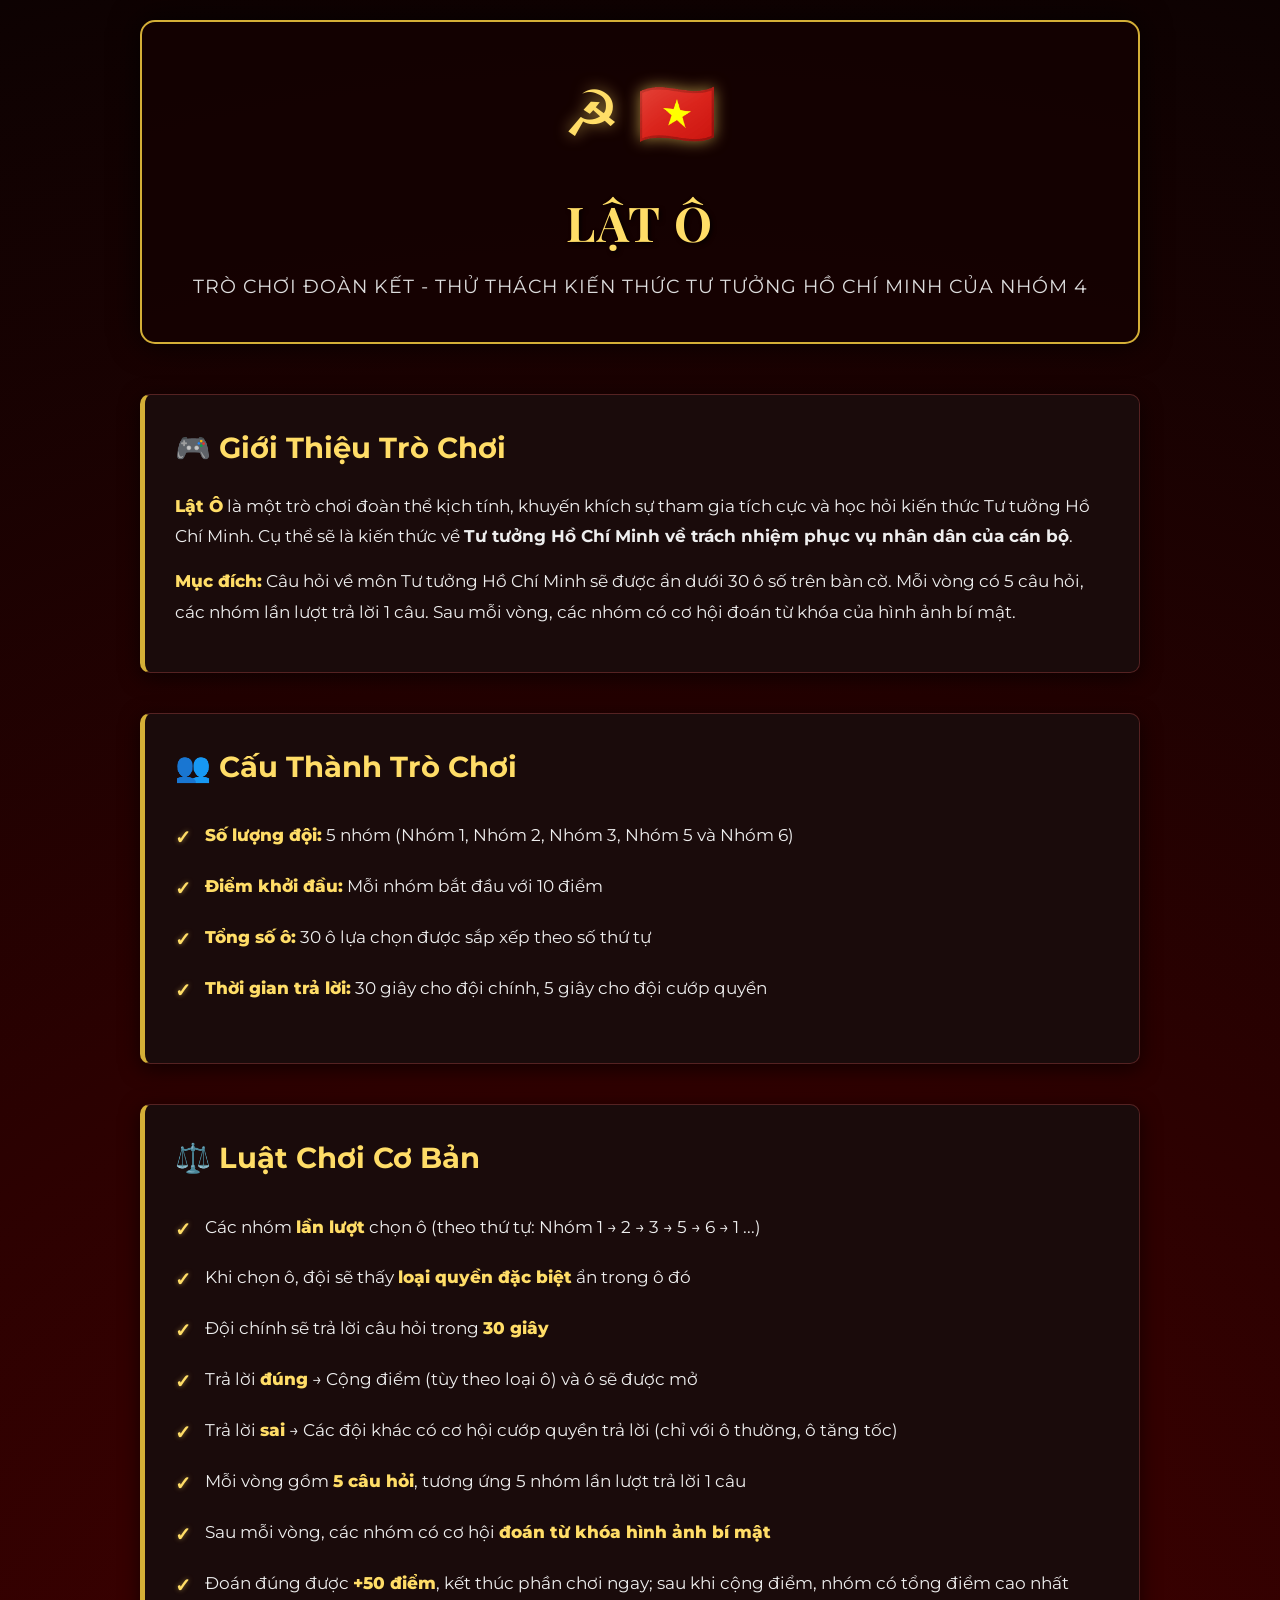
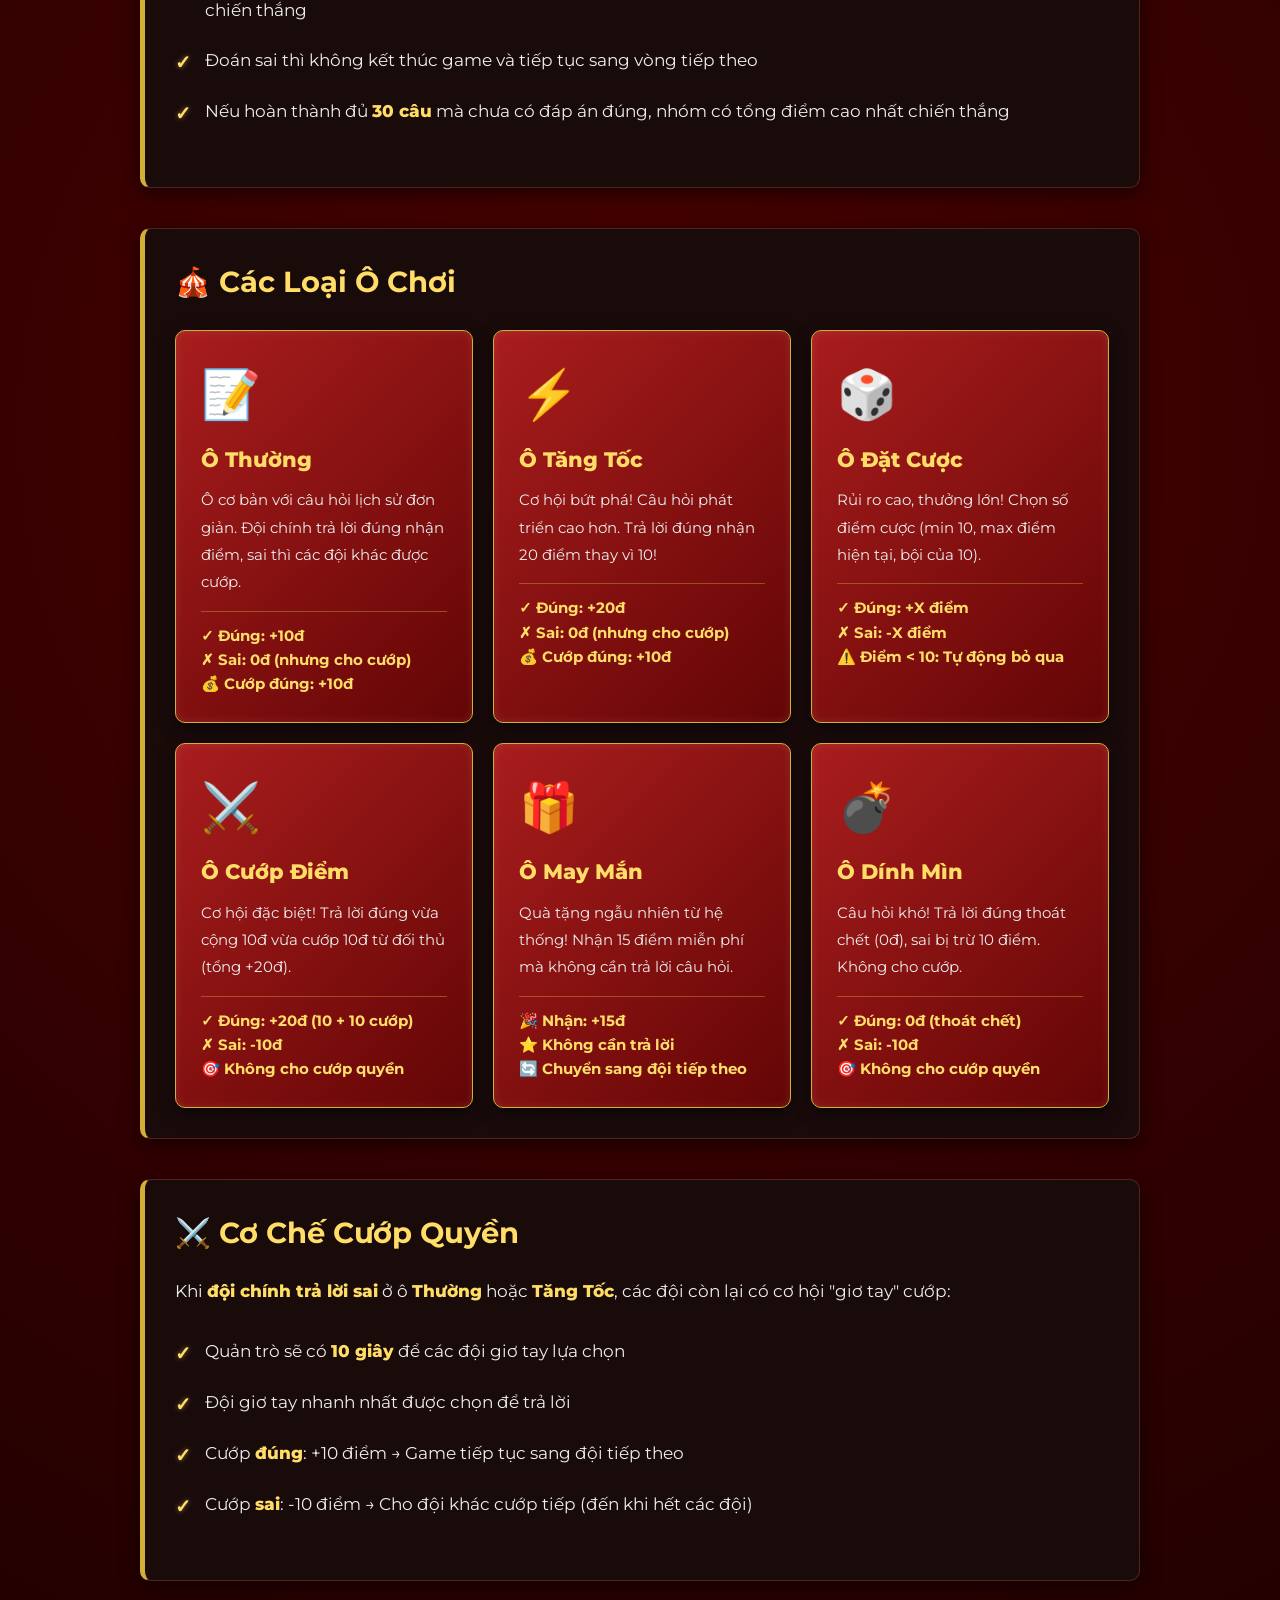
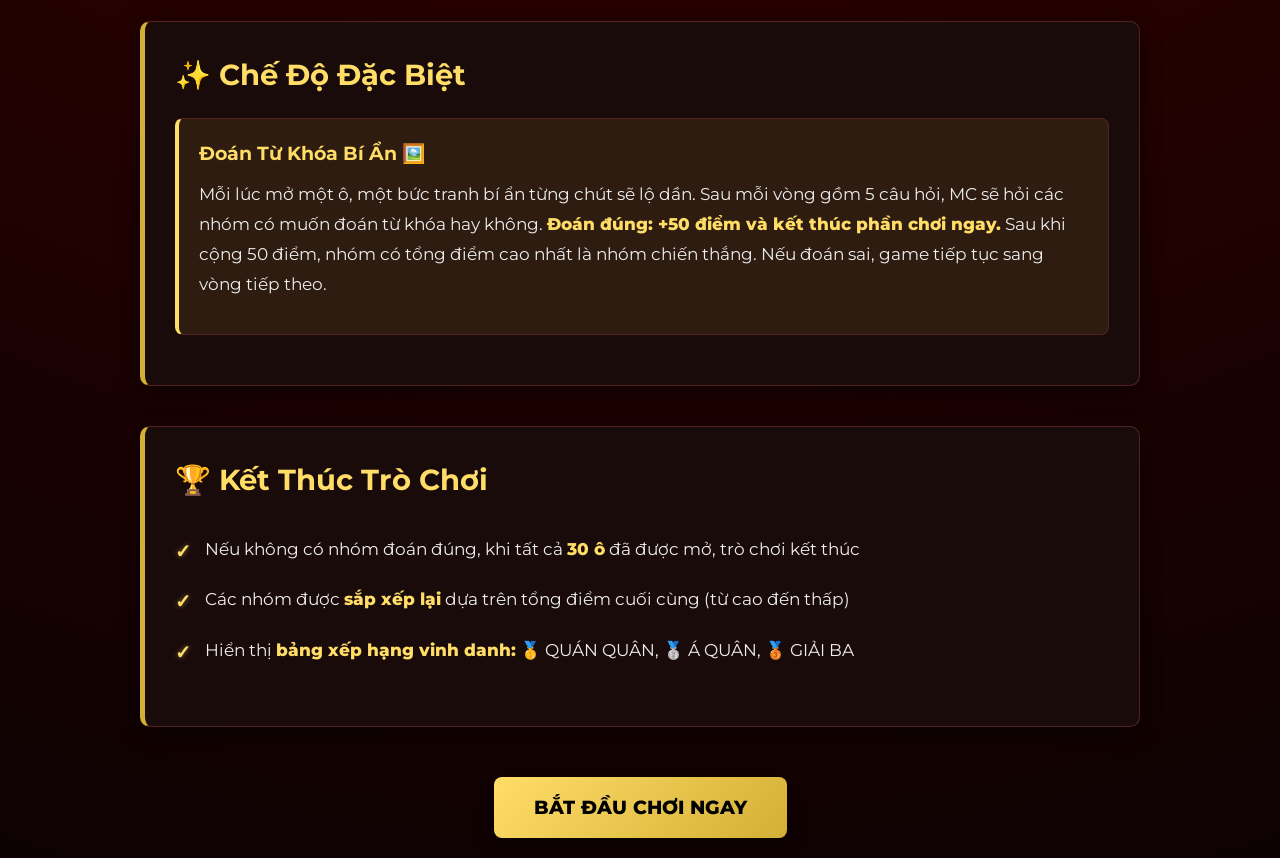
<file: index.html>
<!DOCTYPE html>
<html lang="vi">
<head>
    <meta charset="UTF-8">
    <meta name="viewport" content="width=device-width, initial-scale=1.0">
    <title>Giới Thiệu Trò Chơi - Lật Ô</title>
    <link href="https://fonts.googleapis.com/css2?family=Montserrat:wght@400;600;700;800&family=Playfair+Display:wght@700&display=swap" rel="stylesheet">
    <style>
        * {
            margin: 0;
            padding: 0;
            box-sizing: border-box;
        }

        body {
            font-family: 'Montserrat', sans-serif;
            background-color: #0d0202;
            background-image: radial-gradient(circle at 50% 50%, #4a0000 0%, #0d0202 100%);
            color: #ffffff;
            line-height: 1.6;
            min-height: 100vh;
            padding: 20px;
        }

        .intro-container {
            max-width: 1000px;
            margin: 0 auto;
        }

        .header {
            text-align: center;
            margin-bottom: 50px;
            padding: 40px 20px;
            background: rgba(20, 2, 2, 0.8);
            border-radius: 15px;
            border: 2px solid #d4af37;
            box-shadow: 0 0 30px rgba(0, 0, 0, 0.8);
        }

        .header-icon {
            font-size: 4rem;
            margin-bottom: 20px;
            color: #ffdd67;
            text-shadow: 0 0 15px rgba(255, 221, 103, 0.6);
        }

        .header h1 {
            font-family: 'Playfair Display', serif;
            font-size: 3rem;
            color: #ffdd67;
            margin-bottom: 10px;
            text-shadow: 2px 2px 4px rgba(0, 0, 0, 0.8);
            letter-spacing: 2px;
        }

        .header p {
            font-size: 1.2rem;
            color: #ddd;
            text-transform: uppercase;
            letter-spacing: 1px;
        }

        .content-section {
            margin-bottom: 40px;
            padding: 30px;
            background: #1a0b0b;
            border-radius: 10px;
            border: 1px solid #552222;
            border-left: 5px solid #d4af37;
            box-shadow: 0 5px 20px rgba(0, 0, 0, 0.6);
        }

        .content-section h2 {
            font-size: 1.8rem;
            color: #ffdd67;
            margin-bottom: 20px;
            display: flex;
            align-items: center;
            gap: 10px;
        }

        .content-section p {
            margin-bottom: 15px;
            font-size: 1.05rem;
            color: #eee;
            line-height: 1.8;
        }

        .rules-list {
            list-style: none;
            margin: 20px 0;
        }

        .rules-list li {
            padding: 12px 0;
            padding-left: 30px;
            position: relative;
            color: #eee;
            font-size: 1.05rem;
        }

        .rules-list li:before {
            content: "✓";
            position: absolute;
            left: 0;
            color: #ffdd67;
            font-weight: bold;
            font-size: 1.2rem;
            text-shadow: 0 0 5px rgba(255, 221, 103, 0.5);
        }

        .cell-types {
            display: grid;
            grid-template-columns: repeat(auto-fit, minmax(280px, 1fr));
            gap: 20px;
            margin-top: 25px;
        }

        .cell-card {
            padding: 25px;
            background: linear-gradient(135deg, #a91d1d, #630505);
            border-radius: 10px;
            border: 1px solid #d4af37;
            box-shadow: inset 0 0 10px rgba(255, 255, 255, 0.1), 0 5px 15px rgba(0, 0, 0, 0.6);
            transition: all 0.3s ease;
        }

        .cell-card:hover {
            transform: translateY(-5px);
            background: linear-gradient(135deg, #c92a2a, #820c0c);
            border-color: #ffdd67;
            box-shadow: 0 10px 30px rgba(212, 175, 55, 0.4);
        }

        .cell-card-icon {
            font-size: 3rem;
            margin-bottom: 10px;
        }

        .cell-card h3 {
            color: #ffdd67;
            margin-bottom: 10px;
            font-size: 1.3rem;
            font-weight: 800;
        }

        .cell-card p {
            color: #eee;
            font-size: 0.95rem;
        }

        .cell-card .score-info {
            margin-top: 12px;
            padding-top: 12px;
            border-top: 1px solid rgba(212, 175, 55, 0.4);
            color: #ffdd67;
            font-weight: 700;
            font-size: 0.95rem;
        }

        .button-group {
            display: flex;
            gap: 20px;
            justify-content: center;
            margin-top: 50px;
            flex-wrap: wrap;
        }

        .btn {
            padding: 15px 40px;
            font-size: 1.2rem;
            font-weight: 800;
            border: none;
            border-radius: 8px;
            cursor: pointer;
            transition: all 0.3s ease;
            text-decoration: none;
            display: inline-block;
            text-align: center;
            font-family: 'Montserrat', sans-serif;
            text-transform: uppercase;
        }

        .btn-start {
            background: linear-gradient(135deg, #ffdd67, #d4af37);
            color: #000;
            min-width: 250px;
            box-shadow: 0 5px 15px rgba(0, 0, 0, 0.5);
        }

        .btn-start:hover {
            transform: translateY(-3px) scale(1.05);
            box-shadow: 0 10px 30px rgba(212, 175, 55, 0.5);
            background: linear-gradient(135deg, #fff0aa, #ffdd67);
        }

        .btn-back {
            background: rgba(45, 19, 19, 0.8);
            color: #ffdd67;
            border: 2px solid #d4af37;
        }

        .btn-back:hover {
            background: #471d1d;
            color: #fff;
            border-color: #ffdd67;
        }

        .highlight {
            color: #ffdd67;
            font-weight: 800;
        }

        .team-section {
            background: rgba(212, 175, 55, 0.1);
            padding: 20px;
            border-radius: 8px;
            margin: 20px 0;
            border-left: 4px solid #ffdd67;
            border-right: 1px solid #552222;
            border-top: 1px solid #552222;
            border-bottom: 1px solid #552222;
        }

        .team-section h3 {
            color: #ffdd67;
            margin-bottom: 10px;
        }

        @media (max-width: 768px) {
            .header h1 {
                font-size: 2rem;
            }

            .cell-types {
                grid-template-columns: 1fr;
            }

            .button-group {
                flex-direction: column;
                align-items: center;
            }

            .btn {
                width: 100%;
                max-width: 300px;
            }
        }
    </style>
</head>
<body>

    <div class="intro-container">
        <div class="header">
            <div class="header-icon">☭ 🇻🇳</div>
            <h1>LẬT Ô</h1>
            <p>Trò chơi đoàn kết - Thử thách kiến thức Tư tưởng Hồ Chí Minh của nhóm 4</p>
        </div>

        <div class="content-section">
            <h2>🎮 Giới Thiệu Trò Chơi</h2>
            <p>
                <span class="highlight">Lật Ô</span> là một trò chơi đoàn thể kịch tính, khuyến khích sự tham gia tích cực và học hỏi kiến thức Tư tưởng Hồ Chí Minh. Cụ thể sẽ là kiến thức về <b>Tư tưởng Hồ Chí Minh về trách nhiệm phục vụ nhân dân của cán bộ</b>.
            </p>
            <p>
                <span class="highlight">Mục đích:</span> Câu hỏi về môn Tư tưởng Hồ Chí Minh sẽ được ẩn dưới 30 ô số trên bàn cờ. Mỗi vòng có 5 câu hỏi, các nhóm lần lượt trả lời 1 câu. Sau mỗi vòng, các nhóm có cơ hội đoán từ khóa của hình ảnh bí mật.
            </p>
        </div>

        <div class="content-section">
            <h2>👥 Cấu Thành Trò Chơi</h2>
            <ul class="rules-list">
                <li><span class="highlight">Số lượng đội:</span> 5 nhóm (Nhóm 1, Nhóm 2, Nhóm 3, Nhóm 5 và Nhóm 6)</li>
                <li><span class="highlight">Điểm khởi đầu:</span> Mỗi nhóm bắt đầu với 10 điểm</li>
                <li><span class="highlight">Tổng số ô:</span> 30 ô lựa chọn được sắp xếp theo số thứ tự</li>
                <li><span class="highlight">Thời gian trả lời:</span> 30 giây cho đội chính, 5 giây cho đội cướp quyền</li>
            </ul>
        </div>

        <div class="content-section">
            <h2>⚖️ Luật Chơi Cơ Bản</h2>
            <ul class="rules-list">
                <li>Các nhóm <span class="highlight">lần lượt</span> chọn ô (theo thứ tự: Nhóm 1 → 2 → 3 → 5 → 6 → 1 ...)</li>
                <li>Khi chọn ô, đội sẽ thấy <span class="highlight">loại quyền đặc biệt</span> ẩn trong ô đó</li>
                <li>Đội chính sẽ trả lời câu hỏi trong <span class="highlight">30 giây</span></li>
                <li>Trả lời <span class="highlight">đúng</span> → Cộng điểm (tùy theo loại ô) và ô sẽ được mở</li>
                <li>Trả lời <span class="highlight">sai</span> → Các đội khác có cơ hội cướp quyền trả lời (chỉ với ô thường, ô tăng tốc)</li>
                <li>Mỗi vòng gồm <span class="highlight">5 câu hỏi</span>, tương ứng 5 nhóm lần lượt trả lời 1 câu</li>
                <li>Sau mỗi vòng, các nhóm có cơ hội <span class="highlight">đoán từ khóa hình ảnh bí mật</span></li>
                <li>Đoán đúng được <span class="highlight">+50 điểm</span>, kết thúc phần chơi ngay; sau khi cộng điểm, nhóm có tổng điểm cao nhất chiến thắng</li>
                <li>Đoán sai thì không kết thúc game và tiếp tục sang vòng tiếp theo</li>
                <li>Nếu hoàn thành đủ <span class="highlight">30 câu</span> mà chưa có đáp án đúng, nhóm có tổng điểm cao nhất chiến thắng</li>
            </ul>
        </div>

        <div class="content-section">
            <h2>🎪 Các Loại Ô Chơi</h2>
            <div class="cell-types">
                <div class="cell-card">
                    <div class="cell-card-icon">📝</div>
                    <h3>Ô Thường</h3>
                    <p>Ô cơ bản với câu hỏi lịch sử đơn giản. Đội chính trả lời đúng nhận điểm, sai thì các đội khác được cướp.</p>
                    <div class="score-info">
                        ✓ Đúng: +10đ<br>
                        ✗ Sai: 0đ (nhưng cho cướp)<br>
                        💰 Cướp đúng: +10đ
                    </div>
                </div>

                <div class="cell-card">
                    <div class="cell-card-icon">⚡</div>
                    <h3>Ô Tăng Tốc</h3>
                    <p>Cơ hội bứt phá! Câu hỏi phát triển cao hơn. Trả lời đúng nhận 20 điểm thay vì 10!</p>
                    <div class="score-info">
                        ✓ Đúng: +20đ<br>
                        ✗ Sai: 0đ (nhưng cho cướp)<br>
                        💰 Cướp đúng: +10đ
                    </div>
                </div>

                <div class="cell-card">
                    <div class="cell-card-icon">🎲</div>
                    <h3>Ô Đặt Cược</h3>
                    <p>Rủi ro cao, thưởng lớn! Chọn số điểm cược (min 10, max điểm hiện tại, bội của 10).</p>
                    <div class="score-info">
                        ✓ Đúng: +X điểm<br>
                        ✗ Sai: -X điểm<br>
                        ⚠️ Điểm &lt; 10: Tự động bỏ qua
                    </div>
                </div>

                <div class="cell-card">
                    <div class="cell-card-icon">⚔️</div>
                    <h3>Ô Cướp Điểm</h3>
                    <p>Cơ hội đặc biệt! Trả lời đúng vừa cộng 10đ vừa cướp 10đ từ đối thủ (tổng +20đ).</p>
                    <div class="score-info">
                        ✓ Đúng: +20đ (10 + 10 cướp)<br>
                        ✗ Sai: -10đ<br>
                        🎯 Không cho cướp quyền
                    </div>
                </div>

                <div class="cell-card">
                    <div class="cell-card-icon">🎁</div>
                    <h3>Ô May Mắn</h3>
                    <p>Quà tặng ngẫu nhiên từ hệ thống! Nhận 15 điểm miễn phí mà không cần trả lời câu hỏi.</p>
                    <div class="score-info">
                        🎉 Nhận: +15đ<br>
                        ⭐ Không cần trả lời<br>
                        🔄 Chuyển sang đội tiếp theo
                    </div>
                </div>

                <div class="cell-card">
                    <div class="cell-card-icon">💣</div>
                    <h3>Ô Dính Mìn</h3>
                    <p>Câu hỏi khó! Trả lời đúng thoát chết (0đ), sai bị trừ 10 điểm. Không cho cướp.</p>
                    <div class="score-info">
                        ✓ Đúng: 0đ (thoát chết)<br>
                        ✗ Sai: -10đ<br>
                        🎯 Không cho cướp quyền
                    </div>
                </div>
            </div>
        </div>

        <div class="content-section">
            <h2>⚔️ Cơ Chế Cướp Quyền</h2>
            <p>
                Khi <span class="highlight">đội chính trả lời sai</span> ở ô <span class="highlight">Thường</span> hoặc <span class="highlight">Tăng Tốc</span>, các đội còn lại có cơ hội "giơ tay" cướp:
            </p>
            <ul class="rules-list">
                <li>Quản trò sẽ có <span class="highlight">10 giây</span> để các đội giơ tay lựa chọn</li>
                <li>Đội giơ tay nhanh nhất được chọn để trả lời</li>
                <li>Cướp <span class="highlight">đúng</span>: +10 điểm → Game tiếp tục sang đội tiếp theo</li>
                <li>Cướp <span class="highlight">sai</span>: -10 điểm → Cho đội khác cướp tiếp (đến khi hết các đội)</li>
            </ul>
        </div>

        <div class="content-section">
            <h2>✨ Chế Độ Đặc Biệt</h2>
            <div class="team-section">
                <h3>Đoán Từ Khóa Bí Ẩn 🖼️</h3>
                <p>
                    Mỗi lúc mở một ô, một bức tranh bí ẩn từng chút sẽ lộ dần. Sau mỗi vòng gồm 5 câu hỏi, MC sẽ hỏi các nhóm có muốn đoán từ khóa hay không.
                    <span class="highlight">Đoán đúng: +50 điểm và kết thúc phần chơi ngay.</span> Sau khi cộng 50 điểm, nhóm có tổng điểm cao nhất là nhóm chiến thắng. Nếu đoán sai, game tiếp tục sang vòng tiếp theo.
                </p>
            </div>
        </div>

        <div class="content-section">
            <h2>🏆 Kết Thúc Trò Chơi</h2>
            <ul class="rules-list">
                <li>Nếu không có nhóm đoán đúng, khi tất cả <span class="highlight">30 ô</span> đã được mở, trò chơi kết thúc</li>
                <li>Các nhóm được <span class="highlight">sắp xếp lại</span> dựa trên tổng điểm cuối cùng (từ cao đến thấp)</li>
                <li>Hiển thị <span class="highlight">bảng xếp hạng vinh danh:</span> 🥇 QUÁN QUÂN, 🥈 Á QUÂN, 🥉 GIẢI BA</li>
            </ul>
        </div>

        <div class="button-group">
            <a href="game.html" class="btn btn-start">
                BẮT ĐẦU CHƠI NGAY
            </a>
        </div>
    </div>

</body>
</html>
</file>
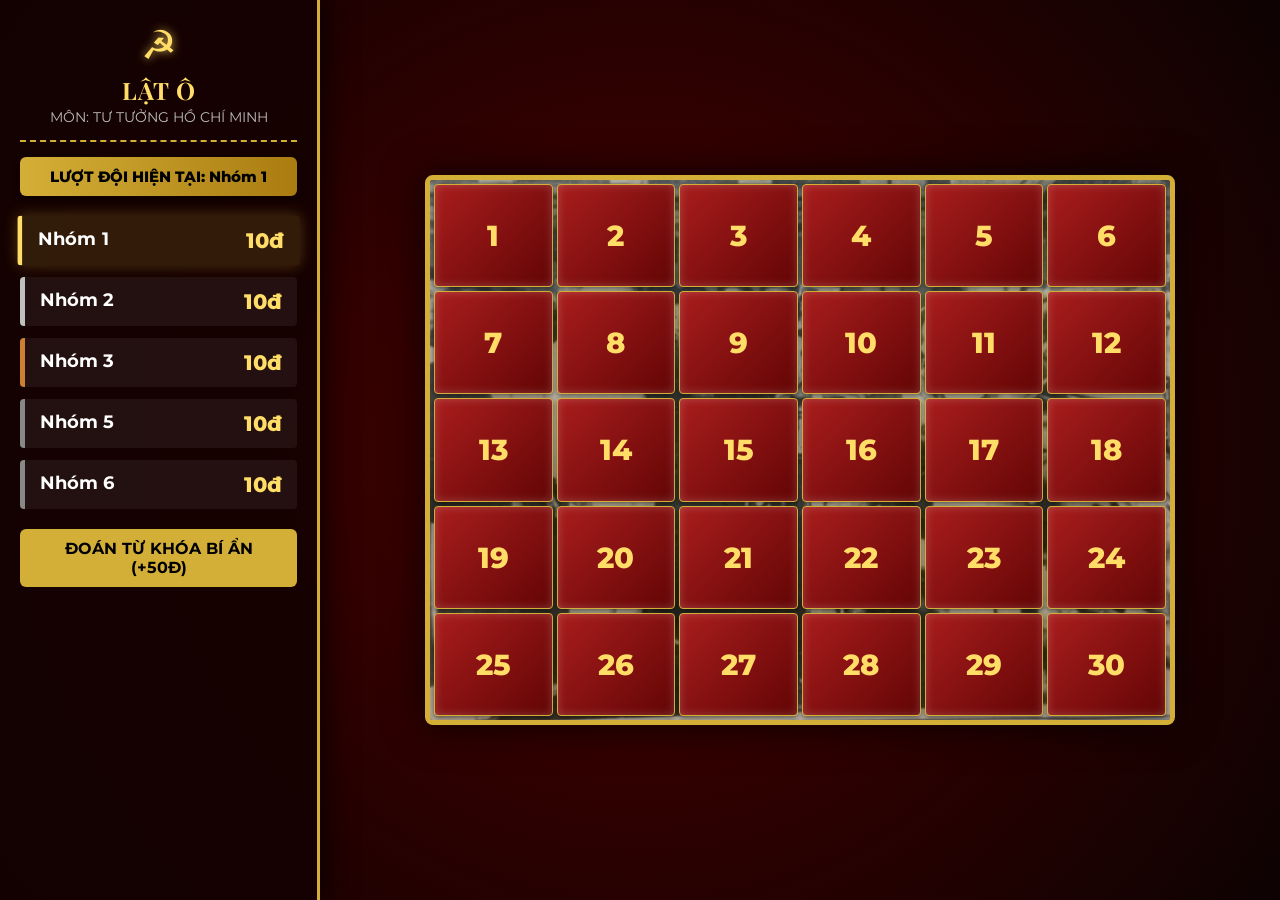
<file: game.html>
<!DOCTYPE html>
<html lang="vi">
<head>
    <meta charset="UTF-8">
    <meta name="viewport" content="width=device-width, initial-scale=1.0">
    <title>Trò Chơi: Lật Ô - Tư tưởng Hồ Chí Minh</title>
    <link rel="stylesheet" href="style.css">
    <link href="https://fonts.googleapis.com/css2?family=Montserrat:wght@400;600;700;800&family=Playfair+Display:wght@700&display=swap" rel="stylesheet">
</head>
<body>

    <div class="game-container">
        <div class="sidebar">
            <div class="logo-area">
                <div class="flag-icon">☭</div>
                <h2>LẬT Ô</h2>
                <p class="subtitle">Môn: Tư tưởng Hồ Chí Minh</p>
            </div>

            <div class="turn-indicator">
                LƯỢT ĐỘI HIỆN TẠI: <span id="current-team-display">Nhóm 1</span>
            </div>

            <div class="scoreboard" id="scoreboard">
                </div>

            <div class="secret-image-btn-area">
                <button class="btn btn-primary btn-block" id="secret-guess-btn" onclick="openSecretGuessModal()">
                    ĐOÁN TỪ KHÓA BÍ ẨN (+50Đ)
                </button>
            </div>
        </div>

        <div class="main-content">
            <div class="board-wrapper">
                <div class="secret-image-underlay">
                    <!--Link bức ảnh bí mật-->
                    <img src="tranhbian.png" id="secret-img" alt="Bức ảnh bí mật">
                </div>
                <div class="grid-board" id="grid-board">
                </div>
            </div>
        </div>
    </div>

    <div class="modal" id="power-modal">
        <div class="modal-content text-center animate-pop">
            <h1 id="power-title" class="text-gold">QUYỀN ĐẶC BIỆT</h1>
            <div id="power-icon" style="font-size: 5rem; margin: 20px 0;">🎁</div>
            <p id="power-desc" class="power-description"></p>
            
            <div id="bet-input-area" class="hidden">
                <label for="bet-amount" style="display:block; margin-bottom:10px; font-weight:bold;">Chọn số điểm muốn đặt cược (bội của 10):</label>
                <select id="bet-amount" class="form-control">
                </select>
            </div>

            <div id="steal-input-area" class="hidden">
                <label for="steal-target-team" style="display:block; margin-bottom:10px; font-weight:bold;">Chọn đội để cướp điểm (Phải có >=10đ):</label>
                <select id="steal-target-team" class="form-control">
                    </select>
            </div>

            <button class="btn btn-gold btn-large" style="margin-top: 30px;" onclick="closePowerAndOpenQuestion()">BẮT ĐẦU CÂU HỎI</button>
        </div>
    </div>

    <div class="modal" id="question-modal">
        <div class="modal-content animate-pop">
            <div class="question-header">
                <span class="question-badge" id="question-badge-type">CÂU HỎI THƯỜNG</span>
                <div class="timer-box" id="main-timer">30</div>
            </div>
            
            <div class="question-body">
                <h2 id="question-text">Nội dung câu hỏi lịch sử đang được tải...</h2>
            </div>

            <div class="options-grid" id="options-grid">
                </div>

            <div id="action-after-answer" class="text-center hidden" style="margin-top: 20px;">
                <h2 id="result-status-text" style="font-weight: bold; font-size: 1.8rem;"></h2>
                <button class="btn btn-success" id="btn-next-turn" onclick="finishQuestionTurn()">HOÀN THÀNH LƯỢT CHƠI</button>
            </div>
        </div>
    </div>

    <div class="modal" id="rebound-modal">
        <div class="modal-content animate-pop">
            <div class="question-header">
                <span class="question-badge badge-danger">CƯỚP QUYỀN TRẢ LỜI</span>
                <div class="timer-box bg-danger" id="rebound-timer">10</div>
            </div>
            
            <div class="text-center" style="margin-bottom: 15px;">
                <p style="font-size: 1.1rem; color: #ccc;">Câu hỏi hiện tại: <strong id="rebound-q-text" style="color:#fff;"></strong></p>
                <p style="color: #ffdd67; font-weight: bold;">Chọn đội giơ tay nhanh nhất để trao quyền trả lời:</p>
            </div>

            <div class="team-rebound-grid" id="rebound-teams-pool">
                </div>

            <div class="options-grid hidden" id="rebound-options-grid" style="margin-top: 25px; border-top: 1px solid #444; padding-top: 20px;">
                </div>
            
            <div class="text-center hidden" id="rebound-result-area" style="margin-top: 20px;">
                <h3 id="rebound-status-text"></h3>
                <button class="btn btn-success" onclick="finishQuestionTurn()">ĐÓNG VÀ HOÀN THÀNH LƯỢT</button>
            </div>
        </div>
    </div>

    <div class="modal" id="secret-guess-modal">
        <div class="modal-content animate-pop text-center" style="max-width: 500px;">
            <h2 class="text-gold">ĐOÁN TỪ KHÓA BÍ ẨN</h2>
            <p style="margin: 15px 0; color: #ddd;">Cơ hội đoán từ khóa sau khi hoàn thành một vòng 5 câu. Chọn nhóm đưa ra câu trả lời:</p>
            
            <select id="guess-team-select" class="form-control" style="margin-bottom: 20px;">
                <option value="1">Nhóm 1</option>
                <option value="2">Nhóm 2</option>
                <option value="3">Nhóm 3</option>
                <option value="4">Nhóm 5</option>
                <option value="5">Nhóm 6</option>
            </select>

            <div style="margin-bottom: 25px; text-align: left;">
                <label style="font-weight: bold; color: #ffdd67;">Kết quả đoán của nhóm:</label>
                <div style="margin-top: 10px;">
                    <button class="btn btn-success" style="width: 48%; float: left;" onclick="submitSecretGuess(true)">ĐÚNG (+50đ)</button>
                    <button class="btn btn-danger" style="width: 48%; float: right;" onclick="submitSecretGuess(false)">SAI (0đ)</button>
                    <div style="clear:both;"></div>
                </div>
            </div>

            <button class="btn btn-secondary btn-block" onclick="closeModal('secret-guess-modal')">HỦY BỎ</button>
        </div>
    </div>

    <div id="podium-modal" class="modal">
        <div class="modal-content text-center animate-pop" style="max-width: 600px; background: linear-gradient(135deg, #1f1c2c, #928dab);">
            <h1 class="text-gold" style="font-size: 3rem; margin-bottom: 5px;">🏆 BẢNG XẾP HẠNG 🏆</h1>
            <p style="color: #fff; margin-bottom: 25px;">Chúc mừng các nhóm đã hoàn thành xuất sắc chặng đường lịch sử!</p>
            
            <div id="podium-list" style="margin-bottom: 30px;">
                </div>

            <button class="btn btn-gold btn-large" onclick="location.reload()">CHƠI LẠI TRÒ CHƠI</button>
        </div>
    </div>

    <script src="script.js"></script>
</body>
</html>
</file>
<file: style.css>
/* CSS Tổng Thể và Giao Diện Màu Sắc Đỏ - Vàng Sang Trọng Hợp Lịch Sử Đảng */
* {
    box-sizing: border-box;
    margin: 0;
    padding: 0;
    font-family: 'Montserrat', sans-serif;
}

body {
    background-color: #0d0202;
    background-image: radial-gradient(circle at 50% 50%, #4a0000 0%, #0d0202 100%);
    color: #ffffff;
    height: 100vh;
    overflow: hidden;
}

/* KHUNG CHÍNH CỦA GAME */
.game-container {
    display: table;
    width: 100%;
    height: 100vh;
    table-layout: fixed;
}

/* SIDEBAR BẢNG ĐIỂM */
.sidebar {
    display: table-cell;
    width: 320px;
    background: rgba(20, 2, 2, 0.9);
    border-right: 3px solid #d4af37;
    padding: 20px;
    vertical-align: top;
    box-shadow: 5px 0 25px rgba(0,0,0,0.7);
}

.logo-area {
    text-align: center;
    border-bottom: 2px dashed #d4af37;
    padding-bottom: 15px;
    margin-bottom: 15px;
}

.flag-icon {
    font-size: 2.5rem;
    color: #ffdd67;
    text-shadow: 0 0 10px rgba(255,221,103,0.8);
    margin-bottom: 5px;
}

.logo-area h2 {
    font-family: 'Playfair Display', serif;
    font-size: 1.5rem;
    color: #ffdd67;
    letter-spacing: 1px;
}

.subtitle {
    font-size: 0.85rem;
    color: #bbb;
    text-transform: uppercase;
    margin-top: 3px;
}

.turn-indicator {
    background: linear-gradient(90deg, #d4af37, #aa7c11);
    color: #000;
    font-weight: 800;
    text-align: center;
    padding: 10px;
    border-radius: 6px;
    margin-bottom: 20px;
    font-size: 0.95rem;
    box-shadow: 0 4px 10px rgba(0,0,0,0.3);
}

/* THẺ ĐIỂM TỪNG ĐỘI */
.scoreboard {
    margin-bottom: 20px;
}

.team-score-card {
    background: rgba(255, 255, 255, 0.06);
    border-left: 5px solid #888;
    padding: 12px 15px;
    margin-bottom: 12px;
    border-radius: 4px;
    transition: all 0.3s ease;
}

.team-score-card.active-turn {
    background: rgba(212, 175, 55, 0.15);
    border-left-color: #ffdd67;
    box-shadow: 0 0 15px rgba(212, 175, 55, 0.3);
    transform: scale(1.02);
}

.team-score-card.rank-1 { border-left-color: #ffdd67; }
.team-score-card.rank-2 { border-left-color: #c0c0c0; }
.team-score-card.rank-3 { border-left-color: #cd7f32; }

.team-name {
    font-weight: 700;
    font-size: 1.1rem;
    color: #fff;
    float: left;
}

.team-score {
    font-weight: 800;
    font-size: 1.3rem;
    color: #ffdd67;
    float: right;
}

.clear {
    clear: both;
}

/* KHU VỰC KHÔNG GIAN GAME CHÍNH */
.main-content {
    display: table-cell;
    padding: 30px;
    vertical-align: middle;
    text-align: center;
}

.board-wrapper {
    position: relative;
    width: 750px;
    height: 550px;
    margin: 0 auto;
    border: 5px solid #d4af37;
    box-shadow: 0 0 40px rgba(0,0,0,0.8);
    border-radius: 8px;
    background-color: #222;
    overflow: hidden;
}

/* ẢNH NỀN BÍ ẨN PHÍA DƯỚI */
.secret-image-underlay {
    position: absolute;
    top: 0;
    left: 0;
    width: 100%;
    height: 100%;
    z-index: 1;
}

.secret-image-underlay img {
    width: 100%;
    height: 100%;
    object-fit: cover;
}

/* GRID CÁC Ô CHỮ ĐÈ LÊN TRÊN */
.grid-board {
    position: absolute;
    top: 0;
    left: 0;
    width: 100%;
    height: 100%;
    z-index: 2;
    display: grid;
    grid-template-columns: repeat(6, 1fr);
    grid-template-rows: repeat(5, 1fr);
    gap: 4px;
    padding: 4px;
    background: rgba(0, 0, 0, 0.1);
}

/* THIẾT KẾ TỪNG Ô LẬT */
.grid-cell {
    background: linear-gradient(135deg, #a91d1d, #630505);
    border: 1px solid #d4af37;
    color: #ffdd67;
    font-size: 1.8rem;
    font-weight: 800;
    display: flex;
    align-items: center;
    justify-content: center;
    cursor: pointer;
    border-radius: 4px;
    box-shadow: inset 0 0 10px rgba(255,255,255,0.2), 0 2px 5px rgba(0,0,0,0.5);
    user-select: none;
    transition: all 0.2s ease;
}

.grid-cell:hover {
    transform: scale(1.03);
    background: linear-gradient(135deg, #c92a2a, #820c0c);
    box-shadow: 0 0 15px rgba(212,175,55,0.6);
}

.grid-cell.opened {
    opacity: 0;
    visibility: hidden;
    pointer-events: none;
}

/* HỆ THỐNG GIAO DIỆN CỬA SỔ MODAL NỔI */
.modal {
    position: fixed;
    top: 0;
    left: 0;
    width: 100%;
    height: 100%;
    background: rgba(0, 0, 0, 0.85);
    z-index: 100;
    display: none;
    align-items: center;
    justify-content: center;
    padding: 20px;
}

.modal.active {
    display: flex;
}

.modal-content {
    background: #1a0b0b;
    border: 3px solid #d4af37;
    width: 100%;
    max-width: 800px;
    border-radius: 12px;
    padding: 30px;
    box-shadow: 0 0 50px rgba(212,175,55,0.4);
    position: relative;
}

/* ĐỒNG HỒ ĐẾM NGƯỢC THỜI GIAN */
.question-header {
    display: flex;
    justify-content: space-between;
    align-items: center;
    border-bottom: 2px solid #d4af37;
    padding-bottom: 15px;
    margin-bottom: 20px;
}

.question-badge {
    background: #cc1111;
    color: #fff;
    padding: 6px 15px;
    border-radius: 20px;
    font-weight: 700;
    font-size: 0.85rem;
    letter-spacing: 1px;
    border: 1px solid #d4af37;
}

.badge-danger { background: #d9534f; }

.timer-box {
    background: #ffdd67;
    color: #000;
    width: 55px;
    height: 55px;
    border-radius: 50%;
    font-size: 1.7rem;
    font-weight: 800;
    display: flex;
    align-items: center;
    justify-content: center;
    box-shadow: 0 0 15px rgba(255,221,103,0.6);
}

.timer-box.bg-danger {
    background: #d9534f;
    color: #fff;
    box-shadow: 0 0 15px rgba(217,83,79,0.6);
}

.question-body {
    margin-bottom: 30px;
    text-align: center;
}

.question-body h2 {
    font-size: 1.5rem;
    line-height: 1.5;
    font-weight: 600;
    color: #fff;
}

/* GRID 4 ĐÁP ÁN TRẮC NGHIỆM */
.options-grid {
    display: grid;
    grid-template-columns: repeat(2, 1fr);
    gap: 15px;
}

.option-btn {
    background: #2d1313;
    border: 2px solid #552222;
    padding: 15px 20px;
    border-radius: 8px;
    color: #fff;
    font-size: 1.1rem;
    font-weight: 600;
    text-align: left;
    cursor: pointer;
    transition: all 0.2s ease;
}

.option-btn:hover {
    background: #471d1d;
    border-color: #d4af37;
}

.option-btn.correct-choice {
    background: #1e4620 !important;
    border-color: #2b8a3e !important;
    color: #fff !important;
}

.option-btn.wrong-choice {
    background: #5c1d1d !important;
    border-color: #c92a2a !important;
    color: #fff !important;
}

/* PHẦN CƯỚP QUYỀN CHỌN ĐỘI */
.team-rebound-grid {
    display: flex;
    flex-wrap: wrap;
    gap: 10px;
    justify-content: space-evenly;
}

.rebound-team-btn {
    background: #333;
    color: #fff;
    border: 2px solid #555;
    padding: 12px 20px;
    border-radius: 6px;
    font-weight: 700;
    cursor: pointer;
    text-align: center;
    transition: all 0.2s ease;
    flex: 1 1 calc(25% - 10px);
    min-width: 100px;
}

.rebound-team-btn:hover {
    background: #d9534f;
    border-color: #ffdd67;
}

.rebound-team-btn:disabled {
    cursor: not-allowed;
    opacity: 0.5;
}

/* CÁC NÚT BẤM TIỆN ÍCH */
.btn {
    padding: 10px 20px;
    border: none;
    border-radius: 6px;
    font-weight: 700;
    cursor: pointer;
    font-size: 1rem;
    transition: all 0.2s;
}

.btn-primary { background: #d4af37; color: #000; }
.btn-primary:hover { background: #ffdd67; }
.btn-gold { background: linear-gradient(135deg, #ffdd67, #d4af37); color: #000; }
.btn-gold:hover { transform: translateY(-2px); box-shadow: 0 5px 15px rgba(212,175,55,0.4); }
.btn-secondary { background: #444; color: #fff; }
.btn-secondary:hover { background: #555; }
.btn-success { background: #2b8a3e; color: #fff; }
.btn-success:hover { background: #237032; }
.btn-danger { background: #c92a2a; color: #fff; }
.btn-danger:hover { background: #a61b1b; }
.btn-block { display: block; width: 100%; }
.btn-large { padding: 15px 40px; font-size: 1.2rem; }

/* INPUT FORM */
.form-control {
    width: 100%;
    padding: 12px;
    background: #2a1515;
    border: 2px solid #552222;
    border-radius: 6px;
    color: #fff;
    font-size: 1.1rem;
    font-weight: bold;
}

/* TRẠNG THÁI HIỂN THỊ ẨN / HIỆN */
.hidden { display: none !important; }
.text-center { text-align: center; }
.text-gold { color: #ffdd67; }
.power-description { font-size: 1.3rem; margin: 15px 0; line-height: 1.6; color: #eee; }

/* HOẠT HÌNH ANIMATION POP UP */
.animate-pop {
    animation: popUp 0.3s cubic-bezier(0.175, 0.885, 0.32, 1.275) forwards;
}

@keyframes popUp {
    from { transform: scale(0.8); opacity: 0; }
    to { transform: scale(1); opacity: 1; }
}

/* KHU VỰC BXH PODIUM */
.podium-item {
    background: rgba(255,255,255,0.1);
    margin: 10px 0;
    padding: 15px 20px;
    border-radius: 8px;
    display: flex;
    justify-content: space-between;
    align-items: center;
    border: 1px solid rgba(255,255,255,0.2);
}
.podium-item.p1 { background: linear-gradient(90deg, rgba(255,221,103,0.3), rgba(212,175,55,0.1)); border-color: #ffdd67; font-size: 1.3rem; font-weight: bold;}
</file>
